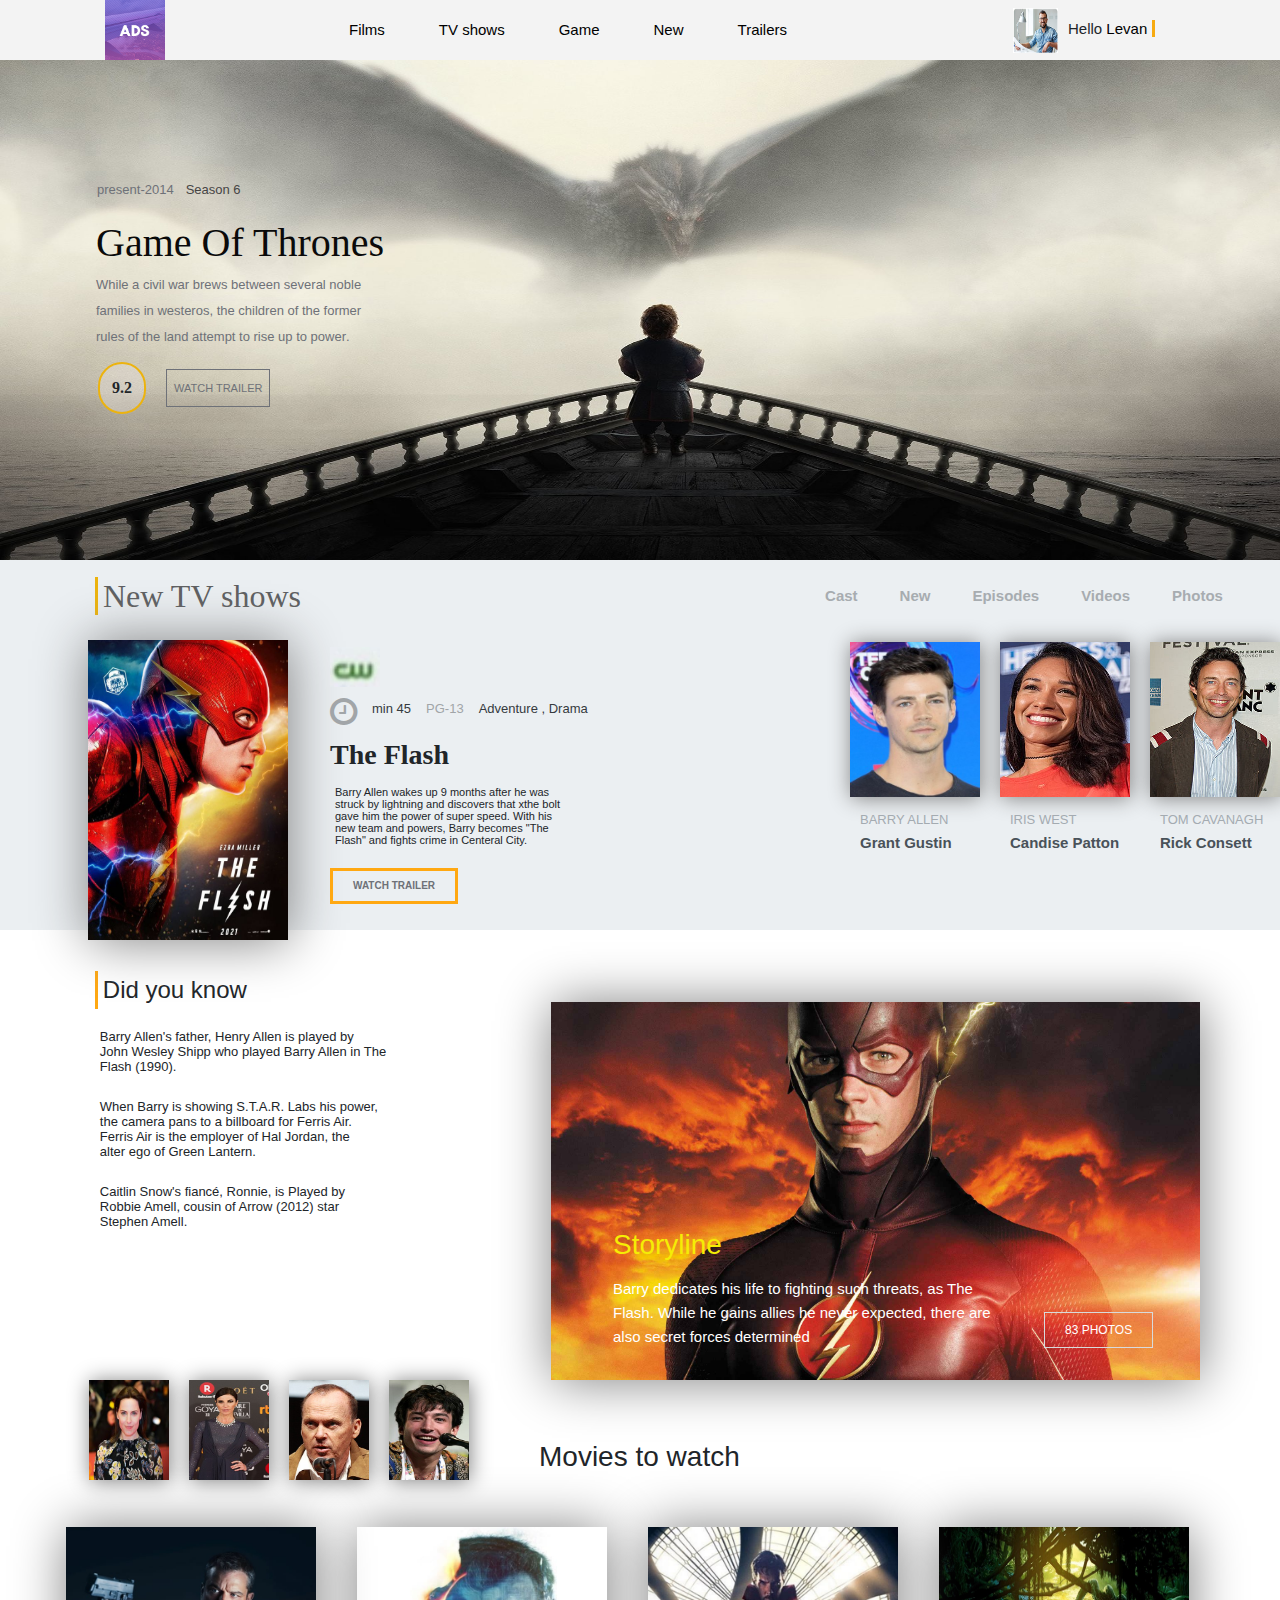
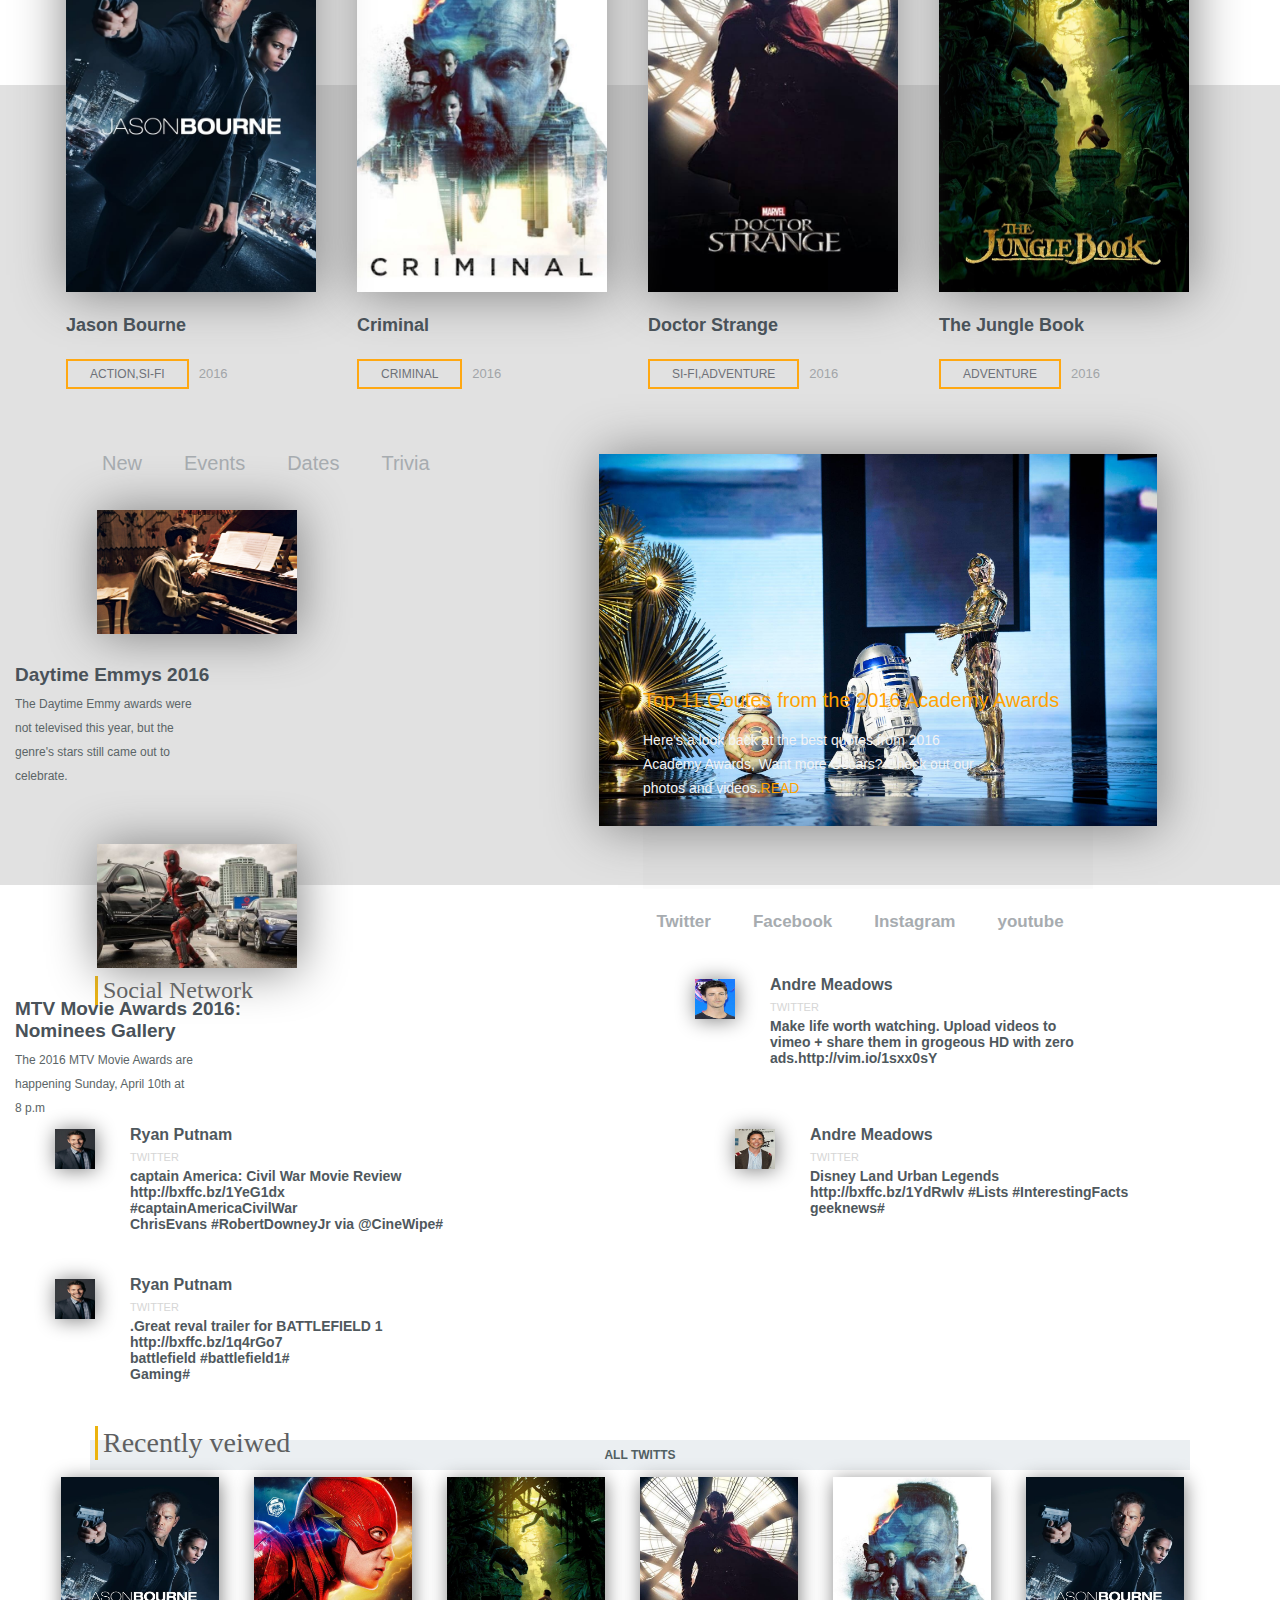
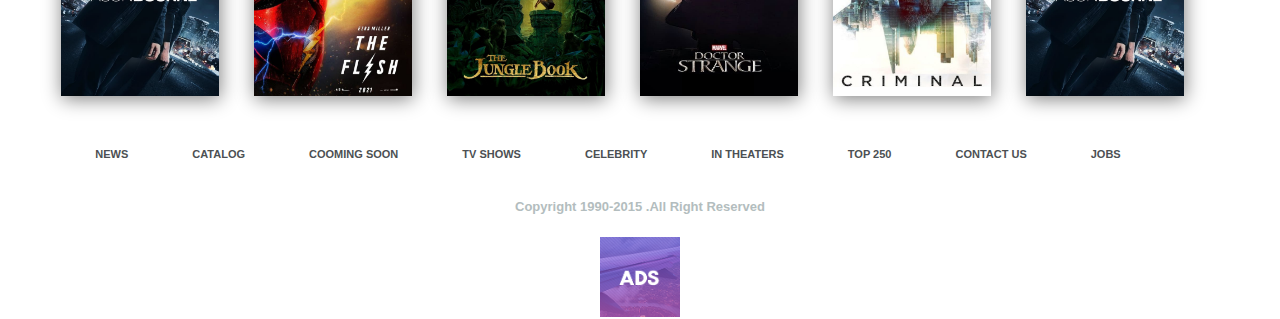
<file: index.html>
<!DOCTYPE html>
<html lang="en">

<head>
    <meta charset="utf-8">
    <meta http-equiv="X-UA-Compatible" content="IE=edge">
    <meta name="viewport" content="width=device-width, initial-scale=1">
    <title>Movie</title>
    <link type="text/css" rel="stylesheet" href="style.css">
    <link type="text/css" rel="stylesheet" href="css/bootstrap.min.css">
    <link rel="stylesheet" href="css/font-awesome.css">
    <!-- navicons -->
    <link href="images/LogoTop.svg" rel="icon">
    <link href="images/LogoTop.svg" rel="apple-touch-icon">
</head>

<body direction="ltr">
    <!-- header top -->
    <header>
        <div class="header-top">
            <div class="head-right">
                <div class="main-hr">
                    <span>Hello <a href="">Levan</a></span><img src="images/1.png" alt="">
                </div>
            </div>
            <div class="head-center">
                <ul>
                    <li>
                        <a href="">Trailers</a>
                    </li>
                    <li>
                        <a href="">New</a>
                    </li>
                    <li>
                        <a href="">Game</a>
                    </li>
                    <li>
                        <a href="">TV shows</a>
                    </li>
                    <li>
                        <a href="">Films</a>
                    </li>
                </ul>
            </div>
            <div class="head-left">
                <a href=""><img src="images/ADS.png" alt=""></a>
            </div>
        </div>
    </header>
    <!-- header-Trailer -->
    <section class="header-trailer">
        <img src="images/trailer.jpg" alt="">
        <div class="bg-image">
            <div class="titr-small">
                <p>2014-present</p> <span>Season 6</span></div>
            <div class="titr-large">
                <h1>Game Of Thrones</h1>
            </div>
            <div class="more-titr"><span>While a civil war brews between several noble <br>families in westeros, the children of the former <br>.rules of the land attempt to rise up to power</span></div>
            <div class="watch-trailer"><span>9.2</span><button>WATCH TRAILER</button></div>

        </div>
    </section>
    <!-- new-movie -->
    <section class="new-movie">
        <div class="top-nm">
            <div class="right-tnm">
                <ul>
                    <li><a href="">Photos</a></li>
                    <li><a href="">Videos</a></li>
                    <li><a href="">Episodes</a></li>
                    <li><a href="">New</a></li>
                    <li><a href="">Cast</a></li>
                </ul>
            </div>
            <div class="left-tnm">
                <h2> New TV shows</h2>
            </div>
        </div>
        <div class="clear"></div>
        <!-- actor -->
        <div class="actor">
            <div class="actor-right">
                <img src="images/tom-cavanagh.jpg" alt=""><br>
                <div><span>TOM CAVANAGH</span></div>
                <div>
                    <p>Rick Consett</p>
                </div>
            </div>
            <div class="actor-center">
                <img src="images/iris-west.jpg" alt=""><br>
                <div><span>IRIS WEST</span></div>
                <div>
                    <p>Candise Patton</p>
                </div>
            </div>
            <div class="actor-left">
                <img src="images/barry-allen.jpg" alt=""><br>
                <div><span>BARRY ALLEN</span></div>
                <div>
                    <p>Grant Gustin</p>
                </div>
            </div>
        </div>
        <div class="suggest-movie">
            <div class="pic-movie">
                <img src="images/poster-theflash.jpg" alt="">
            </div>
            <div class="detial-movie">
                <div><img src="images/detail-img.jpg" alt=""></div>
                <div><span class="fa fa-clock-o fa-2x"></span>
                    <p>45 min</p><span class="pg-13">PG-13</span>
                    <p>Adventure , Drama</p>
                </div>
                <div>
                    <h3>The Flash</h3>
                </div>
                <div>
                    <h6>Barry Allen wakes up 9 months after he was <br> struck by lightning and discovers that xthe bolt <br>gave him the power of super speed. With his <br>new team and powers, Barry becomes "The <br> Flash" and fights crime in Centeral City.
                    </h6>
                </div>
                <div><button>WATCH TRAILER</button></div>
            </div>
        </div>
    </section>
    <!-- bottom nm -->
    <section>
        <div class="bottom-nm">
            <div class="left-bottom-nm">
                <div>
                    <h4>Did you know</h4>
                    <p>Barry Allen's father, Henry Allen is played by <br>John Wesley Shipp who played Barry Allen in The <br> Flash (1990).</p>
                    <p>When Barry is showing S.T.A.R. Labs his power,<br> the camera pans to a billboard for Ferris Air. <br> Ferris Air is the employer of Hal Jordan, the <br>alter ego of Green Lantern.</p>
                    <p>Caitlin Snow's fiancé, Ronnie, is Played by <br>Robbie Amell, cousin of Arrow (2012) star <br>Stephen Amell.</p>
                </div>
            </div>
            <div class="right-bottom-nm">
                <img src="images/right-bottom-nm.jpg" alt="">

                <div class="text-right-bottom">
                    <p>Storyline</p>
                    <span>Barry dedicates his life to fighting such threats, as The <br>Flash. While he gains allies he never expected, there are <br>also secret forces determined</span>
                </div>
                <div class="button-right-bottom">
                    <button>83 PHOTOS</button>
                </div>
            </div>
            <div class="bottom-bottom-nm">
                <img src="images/bottom-nm-actor.jpg" alt="">
                <img src="images/bottom-nm-actor1.jpg" alt="">
                <img src="images/bottom-nm-actor2.jpg" alt="">
                <img src="images/bottom-nm-actor3.jpg" alt="">
            </div>
        </div>
    </section>
    <!-- more suggested movie -->
    <section>
        <div class="more-sm">
            <div class="header-more-sm">
                <h3>Movies to watch</h3>
            </div>
            <div class="posts">
                <aside class="post"><img src="images/the-jungle-book.jpg" alt="">
                    <div>
                        <p>The Jungle Book</p>
                        <span>2016</span><button>ADVENTURE</button>
                    </div>
                </aside>
                <aside class="post"><img src="images/doctor-strange.jpg" alt="">
                    <div>
                        <p>Doctor Strange</p>
                        <span>2016</span><button>SI-FI,ADVENTURE</button>
                    </div>
                </aside>
                <aside class="post"><img src="images/criminal.jpg" alt="">
                    <div>
                        <p>Criminal</p>
                        <span>2016</span><button>CRIMINAL</button>
                    </div>
                </aside>
                <aside class="post"><img src="images/jason-bourne.jpg" alt="">
                    <div>
                        <p>Jason Bourne</p>
                        <span>2016</span><button>ACTION,SI-FI</button>
                    </div>
                </aside>
            </div>
        </div>
    </section>
    <div class="clear1"></div>

    <!-- award oscar -->
    <section>
        <div class="award">
            <div class="right-award">
                <div class="right-img"><img src="images/right-award.jpg" alt=""></div>
                <div class="right-text">
                    <p>Top 11 Qoutes from the 2016 Academy Awards</p>
                    <span>Here's a look back at the best quotes from 2016 <br> Academy Awards, Want more Oscars? Check out our <br> photos and videos.<span class="txt-img">READ</span></span>
                </div>
            </div>
            <div class="left-award">
                <div class="top-left-award">
                    <ul>
                        <li>
                            <a href="">Trivia</a>
                        </li>
                        <li>
                            <a href="">Dates</a>
                        </li>
                        <li>
                            <a href="">Events</a>
                        </li>
                        <li>
                            <a href="">New</a>
                        </li>
                    </ul>
                </div>
                <div class="left-center-award"><img src="images/left-top-award.jpg" alt="">
                    <div class="text-lca">
                        <p>Daytime Emmys 2016</p>
                        <span>The Daytime Emmy awards were <br>not televised this year, but the <br> genre's stars still came out to <br> celebrate.</span>
                    </div>
                </div>
                <div class="left-bottom-award"><img src="images/deadpool.jpg" alt="">
                    <div class="text-lba">
                        <p>MTV Movie Awards 2016: <br>Nominees Gallery</p>
                        <span>The 2016 MTV Movie Awards are <br> happening Sunday, April 10th at <br> 8 p.m</span>
                    </div>
                </div>
            </div>
        </div>
    </section>
    <!-- soclial media -->
    <section>
        <div class="social-media">
            <header>
                <div class="top-nm">
                    <div class="right-tnm">
                        <ul>
                            <li><a href="">youtube</a></li>
                            <li><a href="">Instagram</a></li>
                            <li><a href="">Facebook</a></li>
                            <li><a href="">Twitter</a></li>
                        </ul>
                    </div>
                    <div class="left-tnm">
                        <h4> Social Network</h4>
                    </div>
                </div>
            </header>
            <div class="twitter">
                <div class="top-left-twitte">
                    <div class="box-text">
                        <p class="text-top-t">Andre Meadows</p>
                        <span>TWITTER</span>
                        <p>Make life worth watching. Upload videos to <br> vimeo + share them in grogeous HD with zero <br> ads.http://vim.io/1sxx0sY</p>
                    </div>
                    <div class="img-twitte"><img src="images/barry-allen.jpg" alt="">
                    </div>
                </div>
                <div class="top-right-twitte">
                    <div class="img-twitte"><img src="images/Scott Clifton.jpg" alt=""></div>
                    <div class="box-text">
                        <p class="text-top-t">Ryan Putnam</p>
                        <span>TWITTER</span>
                        <p>
                            <strong>captain America: Civil War Movie Review</strong><br>http://bxffc.bz/1YeG1dx #captainAmericaCivilWar <br> #ChrisEvans #RobertDowneyJr via @CineWipe
                        </p>
                    </div>
                </div>
                <div class="top-left-twitte">
                    <div class="img-twitte"><img src="images/tom-cavanagh.jpg" alt=""></div>
                    <div class="box-text">
                        <p class="text-top-t">Andre Meadows</p>
                        <span>TWITTER</span>
                        <p>
                            <strong>Disney Land Urban Legends</strong><br>http://bxffc.bz/1YdRwlv #Lists #InterestingFacts <br> #geeknews

                        </p>
                    </div>
                </div>
                <div class="top-right-twitte">
                    <div class="img-twitte"><img src="images/Scott Clifton.jpg" alt=""></div>
                    <div class="box-text">
                        <p class="text-top-t">Ryan Putnam</p>
                        <span>TWITTER</span>
                        <p>
                            <strong>Great reval trailer for BATTLEFIELD 1. <br> http://bxffc.bz/1q4rGo7</strong> <br>#battlefield #battlefield1 <br> #Gaming
                        </p>
                    </div>
                </div>
                <div class="all-twitts">
                    <a href="">ALL TWITTS</a>
                </div>
            </div>
        </div>
    </section>
    <footer class="footer">
        <div class="top-footer">
            <h3>Recently veiwed</h3>
        </div>
        <div class="footer-poster">
            <div class="img-footer">
                <img src="images/jason-bourne.jpg" alt="">
            </div>
            <div class="img-footer">
                <img src="images/criminal.jpg" alt="">
            </div>
            <div class="img-footer">
                <img src="images/doctor-strange.jpg" alt="">
            </div>
            <div class="img-footer">
                <img src="images/the-jungle-book.jpg" alt="">
            </div>
            <div class="img-footer">
                <img src="images/poster-theflash.jpg" alt="">
            </div>
            <div class="img-footer">
                <img src="images/jason-bourne.jpg" alt="">
            </div>
        </div>
        <div class="footer-more">
            <a href="">JOBS</a>
            <a href="">CONTACT US</a>
            <a href="">TOP 250</a>
            <a href="">IN THEATERS</a>
            <a href="">CELEBRITY</a>
            <a href="">TV SHOWS</a>
            <a href="">COOMING SOON</a>
            <a href="">CATALOG</a>
            <a href="">NEWS</a>
        </div>
        <div class="copyright">
            <a href="">Copyright 1990-2015 .All Right Reserved</a>
        </div>
        <div class="footer-logo">
            <img src="images/ADS.png" alt="">
        </div>
    </footer>

</body>

<script src="js/jquery-3.5.1.min.js"></script>
<script src="js/bootstrap.min.js"></script>
<script>
</script>

</html>
</file>
<file: style.css>
@font-face {
            font-family: "BYekan";
            src: url('fonts/BYekan.ttf') format('ttf');
        }
        
        @font-face {
            font-family: "entypo";
            src: url('fonts/entypo.ttf') format('ttf');
        }
        /* CSS RESET */
        
        html,
        body,
        div,
        span,
        object,
        iframe,
        h1,
        h2,
        h3,
        h4,
        h5,
        h6,
        p,
        blockquote,
        pre,
        abbr,
        address,
        cite,
        code,
        del,
        dfn,
        em,
        img,
        ins,
        kbd,
        q,
        samp,
        small,
        strong,
        sub,
        sup,
        var,
        b,
        i,
        dl,
        dt,
        dd,
        ol,
        ul,
        li,
        fieldset,
        form,
        label,
        legend,
        table,
        caption,
        tbody,
        tfoot,
        thead,
        tr,
        th,
        td,
        article,
        aside,
        canvas,
        details,
        figcaption,
        figure,
        footer,
        header,
        hgroup,
        menu,
        nav,
        section,
        summary,
        time,
        mark,
        audio,
        video {
            margin: 0;
            padding: 0;
            border: 0;
            outline: 0;
            font-size: 100%;
            vertical-align: baseline;
            background: transparent;
        }
        
        body {
            line-height: 1;
        }
        
        article,
        aside,
        details,
        figcaption,
        figure,
        footer,
        header,
        hgroup,
        menu,
        nav,
        section {
            display: block;
        }
        
        nav ul {
            list-style: none;
        }
        
        blockquote,
        q {
            quotes: none;
        }
        
        blockquote:before,
        blockquote:after,
        q:before,
        q:after {
            content: '';
            content: none;
        }
        
        a {
            margin: 0;
            padding: 0;
            font-size: 100%;
            vertical-align: baseline;
            background: transparent;
        }
        /* change colours to suit your needs */
        
        ins {
            background-color: #ff9;
            color: #000;
            text-decoration: none;
        }
        /* change colours to suit your needs */
        
        mark {
            background-color: #ff9;
            color: #000;
            font-style: italic;
            font-weight: bold;
        }
        
        del {
            text-decoration: line-through;
        }
        
        abbr[title],
        dfn[title] {
            border-bottom: 1px dotted;
            cursor: help;
        }
        
        table {
            border-collapse: collapse;
            border-spacing: 0;
        }
        /* change border colour to suit your needs */
        
        hr {
            display: block;
            height: 1px;
            border: 0;
            border-top: 1px solid #cccccc;
            margin: 1em 0;
            padding: 0;
        }
        
        input,
        select {
            vertical-align: middle;
        }
        
        body {
            background: #e1e1e1!important;
            font-family: 'YekanBakh_Regural'!important;
            direction: rtl;
        }
        
        a {
            text-decoration: none!important;
            transition: all .2s ease-in-out;
            -webkit-transition: all .2s ease-in-out;
            -moz-transition: all .2s ease-in-out;
            -o-transition: all .2s ease-in-out2;
        }
        
        li {
            list-style: none;
        }
        
         :focus {
            outline: none;
        }
        
        .clear {
            clear: both;
        }
        
        .p0 {
            padding: 0!important;
        }
        
        .fr {
            float: right;
        }
        
        .fl {
            float: left;
        }
        /* Home */
        /* header */
        
        .header-top {
            width: 100%;
            height: 60px;
            background: #f3f3f3;
            position: relative;
        }
        
        .head-right {
            float: right;
            width: 170px;
            height: 60px;
            margin-right: 97px;
        }
        
        .main-hr {
            padding-top: 8px;
        }
        
        .head-right img {
            width: 45px;
            height: 45px;
            margin-right: 5px;
        }
        
        .head-right span {
            font: 15px 'BYekan', Arial;
            padding-left: 5px;
        }
        
        .head-right a {
            color: #000;
            font-weight: bold;
            font: 15px 'BYekan', Arial;
            border-right: 3px solid #f7aa10;
            padding-right: 5px;
        }
        
        .head-center {
            float: right;
            margin-right: 45px;
            width: 800px;
            text-align: center;
            margin-top: 3px;
        }
        
        .head-center>ul {
            margin-bottom: 0;
        }
        
        .head-center>ul>li {
            display: inline-block;
            margin: 12px 25px;
        }
        
        .head-center>ul>li a {
            font: 15px/2 'Byekan', Arial;
            color: #000;
            display: block;
        }
        
        .head-center>ul>li a:hover {
            border-bottom: 3px solid #f7aa10;
            transition: all .1s ease-in-out;
            -webkit-transition: all .1s ease-in-out;
            -moz-transition: all .1s ease-in-out;
            -o-transition: all .1s ease-in-out;
        }
        
        .head-left {
            float: left;
            position: relative;
            margin-left: 105px;
        }
        
        .head-left img {
            width: 60px;
            height: 60px;
        }
        /* header-trailer */
        
        .header-trailer {
            position: relative;
            /* box-shadow: 0 0 0 3px rgba(182, 182, 182, 0.75); */
        }
        
        .header-trailer img {
            width: 100%;
            height: 500px;
            object-fit: fill;
        }
        
        .header-trailer .bg-image {
            position: absolute;
            top: 110px;
            left: 90px;
            width: 50%;
        }
        
        .header-trailer .bg-image .titr-small {
            padding: 5px;
            margin: 2px;
            display: block;
        }
        
        .header-trailer .bg-image .titr-small p {
            color: #6e7178;
            font: 13px/2 Arial;
            display: inline-block;
            float: left;
        }
        
        .header-trailer .bg-image .titr-small span {
            color: #464545;
            font: 13px/2 Arial;
            display: inline-block;
            /* text-shadow: 2px 2px 5px black; */
            margin-left: 12px;
        }
        
        .header-trailer .bg-image .titr-large {
            padding: 6px;
            margin-top: 5px;
            display: block;
            margin-left: 0;
        }
        
        .header-trailer .bg-image .titr-large h1 {
            color: #0a0a0a;
        }
        
        .header-trailer .bg-image .more-titr {
            padding: 6px;
            margin-top: -15px;
            display: block;
        }
        
        .header-trailer .bg-image .more-titr span {
            color: #6e7178;
            font: 13px/2 Arial;
            text-align: justify;
        }
        
        .header-trailer .bg-image .watch-trailer {
            padding: 6px;
            /* margin-top: 1px; */
        }
        
        .header-trailer .bg-image .watch-trailer span {}
        
        .header-trailer .bg-image .watch-trailer button {
            background: none;
            border: 1px solid #6e7178;
            color: #6e7178;
            font: 11px/2 Arial;
            padding: 7px 7px;
            margin-top: 7px;
        }
        
        .header-trailer .bg-image .watch-trailer button:hover {
            background: #d9d3d0;
            background-image: -webkit-linear-gradient(top, #d9d3d0, #ede8e1);
            background-image: -moz-linear-gradient(top, #d9d3d0, #ede8e1);
            background-image: -ms-linear-gradient(top, #d9d3d0, #ede8e1);
            background-image: -o-linear-gradient(top, #d9d3d0, #ede8e1);
            background-image: linear-gradient(to bottom, #d9d3d0, #ede8e1);
            text-decoration: none;
        }
        
        .header-trailer .bg-image .watch-trailer span {
            padding: 12px;
            border: 2px solid #ecb30e;
            border-radius: 50px;
            margin: 0 20px 0 2px;
            float: left;
            left: 7px;
            font-weight: bolder;
            background: rgba(252, 245, 245, 0.27);
        }
        /* new-movie */
        
        .new-movie {
            width: 100%;
            background: #ebeff2;
            position: relative;
            height: 370px;
        }
        
        .new-movie .top-nm {
            width: 100%;
            height: 70px;
        }
        
        .new-movie .top-nm .right-tnm {
            width: 40%;
            float: right;
            display: flex;
            align-items: center;
            justify-content: center;
        }
        
        .new-movie .top-nm .right-tnm>ul>li {
            display: inline-block;
            margin: 15px 7px;
            padding: 7px;
        }
        
        .new-movie .top-nm .right-tnm>ul {
            margin-bottom: 0;
        }
        
        .new-movie .top-nm .right-tnm>ul>li a {
            color: #a7acb0;
            display: block;
            font: 15px Arial;
            padding: 5px;
            font-weight: bold;
        }
        
        .new-movie .top-nm .right-tnm>ul>li a:hover {
            font: 16px Arial;
            font-weight: bold;
            color: #4a575f;
            border-bottom: 3px solid #f7aa10;
            transition: all .1s ease-in-out;
            -webkit-transition: all .1s ease-in-out;
            -moz-transition: all .1s ease-in-out;
            -o-transition: all .1s ease-in-out;
        }
        
        .new-movie .top-nm .left-tnm {
            width: 60%;
            float: left;
            display: flex;
            align-items: center;
            justify-content: left;
            padding: 5px;
        }
        
        .new-movie .top-nm .left-tnm h2 {
            margin: 12px 90px;
            color: #5e5f61;
            padding-left: 5px;
            border-left: 3px solid #ecb30e;
        }
        /* actor */
        
        .actor {
            width: 50%;
            background: #ebeff2;
            height: 295px;
            /* float: right; */
        }
        
        .actor .actor-right {
            /* width: 33%; */
            float: right;
            margin: 10px 0 10px 10px;
        }
        
        .actor .actor-right img {
            width: 130px;
            height: 155px;
            clear: both;
            margin-bottom: 10px;
            box-shadow: 1px 1px 20px gray;
        }
        
        .actor .actor-right div span {
            font: 13px/2 Arial;
            color: #a4abb1;
            padding: 10px;
        }
        
        .actor .actor-right div p {
            color: #495259;
            font: 15px/2 Arial;
            padding: 10px;
            margin-top: -15px;
            font-weight: bold;
        }
        
        .actor .actor-center {
            /* width: 33%; */
            float: right;
            margin: 10px;
        }
        
        .actor .actor-center img {
            width: 130px;
            height: 155px;
            clear: both;
            margin-bottom: 10px;
            box-shadow: 1px 1px 20px gray;
        }
        
        .actor .actor-center div span {
            font: 13px/2 Arial;
            color: #a4abb1;
            padding: 10px;
        }
        
        .actor .actor-center div p {
            color: #495259;
            font: 15px/2 Arial;
            padding: 10px;
            margin-top: -15px;
            font-weight: bold;
        }
        
        .actor .actor-left {
            /* width: 33%; */
            float: right;
            margin: 10px;
        }
        
        .actor .actor-left img {
            width: 130px;
            height: 155px;
            clear: both;
            margin-bottom: 10px;
            box-shadow: 1px 1px 20px gray;
        }
        
        .actor .actor-left div span {
            font: 13px/2 Arial;
            color: #a4abb1;
            padding: 10px;
        }
        
        .actor .actor-left div p {
            color: #495259;
            font: 15px/2 Arial;
            padding: 10px;
            margin-top: -15px;
            font-weight: bold;
        }
        /* suggest-movie */
        
        .suggest-movie {
            width: 50%;
            background: #ebeff2;
            height: 240px;
            position: absolute;
            left: 90px;
            top: 80px;
        }
        
        .suggest-movie .pic-movie {
            width: 20%;
            float: left;
            margin-left: 70px;
            margin-right: 30px;
        }
        
        .suggest-movie .pic-movie img {
            width: 200px;
            height: 300px;
            box-shadow: 1px 1px 50px gray;
        }
        
        .suggest-movie .detial-movie {
            float: left;
            width: 320px;
            margin: 0px 5px;
            padding: 5px;
        }
        
        .suggest-movie .detial-movie div {
            display: block;
            padding: 2px;
            margin-bottom: 5px;
        }
        
        .suggest-movie .detial-movie img {
            width: 50px;
            height: 40px;
        }
        
        .suggest-movie .detial-movie span {
            display: inline-block;
            float: left;
            margin-right: 15px;
            font: 13px;
            color: #a1a5a8;
        }
        
        .suggest-movie .detial-movie .pg-13 {
            font: 13px/2 Arial;
        }
        
        .suggest-movie .detial-movie p {
            color: #353a3e;
            float: left;
            margin-right: 15px;
            font: 13px/2 Arial;
        }
        
        .suggest-movie .detial-movie h3 {
            font-weight: bold;
            margin-bottom: 0;
        }
        
        .suggest-movie .detial-movie h6 {
            font: 11px Arial;
            text-align: justify;
            direction: ltr;
            padding: 5px;
        }
        
        .suggest-movie .detial-movie button {
            background: none;
            border: 3px solid #ffa812;
            color: #6e7178;
            font: 10px/2 Arial;
            padding: 5px 20px;
            font-weight: bold;
        }
        
        .suggest-movie .detial-movie button:hover {
            background: none;
            border: 3px solid #6e7178;
            color: #ffa812;
            font: 10px/2 Arial;
            padding: 5px 20px;
            font-weight: bold;
            transition: all .2s ease-in-out;
            -webkit-transition: all .2s ease-in-out;
            -moz-transition: all .2s ease-in-out;
            -o-transition: all .2s ease-in-out;
        }
        /* bottom nm */
        
        .bottom-nm {
            width: 100%;
            background: #ffffff;
            height: 510px;
            margin-top: 0;
            display: block;
        }
        
        .bottom-nm .left-bottom-nm {
            float: left;
            width: 400px;
            height: 350px;
            display: flex;
            justify-content: center;
            align-items: center;
            margin-left: 43px;
            margin-top: 5px;
        }
        
        .bottom-nm .left-bottom-nm h4 {
            padding: 5px;
            border-left: 3px solid #ffa812;
            font-family: Arial;
            margin-bottom: 15px;
        }
        
        .bottom-nm .left-bottom-nm p {
            padding: 5px;
            margin-bottom: 15px;
            font: 13px Arial;
            direction: ltr;
        }
        
        .bottom-nm .right-bottom-nm {
            float: right;
            position: relative;
            width: 810px;
            height: 450px;
            display: flex;
            justify-content: center;
            align-items: flex-end;
        }
        
        .bottom-nm .right-bottom-nm img {
            width: 649px;
            height: 378px;
            box-shadow: 1px 1px 50px gray;
        }
        
        .bottom-nm .right-bottom-nm .text-right-bottom {
            position: absolute;
            width: 100px;
            top: 299px;
            left: 143px;
            width: 600px;
            height: 220px;
        }
        
        .bottom-nm .right-bottom-nm .text-right-bottom p {
            color: #f5ed05;
            font: 28px Arial;
        }
        
        .bottom-nm .right-bottom-nm .text-right-bottom span {
            color: #fff;
            font: 15px Arial;
            text-align: justify;
        }
        
        .bottom-nm .right-bottom-nm .button-right-bottom {
            position: absolute;
            /* float: right; */
            /* margin-left: 20px; */
            top: 382px;
            left: 574px;
        }
        
        .bottom-nm .right-bottom-nm .button-right-bottom button {
            background: none;
            border: 1px solid #d8dadc;
            color: #fff;
            font: 12px/2 Arial;
            padding: 5px 20px;
            direction: ltr;
        }
        
        .bottom-nm .right-bottom-nm .button-right-bottom button:hover {
            background: none;
            border: 2px solid #fff;
            color: #fff;
            font: 12px/2 Arial;
            padding: 5px 20px;
            font-weight: bold;
            transition: all .1s ease-in-out;
            -webkit-transition: all .1s ease-in-out;
            -moz-transition: all .1s ease-in-out;
            -o-transition: all .1s ease-in-out;
        }
        
        .bottom-nm .bottom-bottom-nm {
            float: left;
            display: flex;
            justify-content: center;
            width: 500px;
            margin-left: 39px;
        }
        
        .bottom-nm .bottom-bottom-nm img {
            width: 80px;
            height: 100px;
            box-shadow: 1px 1px 20px gray;
            margin-right: 20px;
        }
        /* more suggested movie */
        
        .more-sm {
            width: 100%;
            background: #ffffff;
            height: 245px;
        }
        
        .more-sm .header-more-sm {
            display: block;
            width: 100%;
            margin-bottom: 35px;
        }
        
        .more-sm .header-more-sm h3 {
            font-family: Arial;
            border-left: 3px solid #ffa812;
            margin-left: 99px;
        }
        
        .more-sm .posts {
            width: 100%;
            display: flex;
            justify-content: center;
        }
        
        .more-sm .posts .post {
            margin: 10px 25px 10px 0;
            padding: 8px;
        }
        
        .more-sm .posts .post img {
            width: 250px;
            height: 365px;
            margin-bottom: 15px;
            box-shadow: 1px 1px 50px gray;
        }
        
        .more-sm .posts .post p {
            color: rgb(73, 82, 89);
            font: bold 18px / 2 Arial;
        }
        
        .more-sm .posts .post span {
            font: 13px/2 Arial;
            color: #a1a5a8;
            margin-left: 10px;
        }
        
        .more-sm .posts .post button {
            background: none;
            border: 2px solid #ffa812;
            color: #6e7178;
            font: 12px Arial;
            padding: 6px 22px;
        }
        
        .clear1 {
            height: 340px;
            width: 100%;
            clear: both;
        }
        /* award oscar */
        
        .award {
            width: 100%;
            height: 460px;
            display: flex;
            justify-content: flex-start;
        }
        
        .award .right-award {
            width: 680px;
            display: inline-block;
            position: relative;
        }
        
        .award .right-award .right-img {
            width: 100%;
            display: flex;
            justify-content: center;
            align-items: center;
            height: 390px;
        }
        
        .award .right-award .right-img img {
            width: 624px;
            height: 372px;
            margin-right: 124px;
            /* position: relative; */
            margin-top: 39px;
            box-shadow: 1px 1px 50px gray;
        }
        
        .award .right-award .right-text {
            width: 450px;
            height: 200px;
            position: absolute;
            top: 264px;
            left: 43px;
            background: rgba(34, 34, 34, 0.015);
        }
        
        .award .right-award .right-text p {
            font: 20px Arial;
            color: #ffa202;
        }
        
        .award .right-award .right-text span {
            color: #f2f3f5;
            font: 14px Arial;
            text-align: justify;
        }
        
        .award .right-award .right-text span.txt-img {
            color: #ffa202;
        }
        
        .award .left-award {
            width: 675px;
            display: inline-block;
        }
        
        .award .left-award .top-left-award {
            width: 100%;
            height: 70px;
            float: left;
            margin-left: 83px;
        }
        
        .award .left-award .top-left-award>ul>li {
            display: inline-block;
            margin: 15px 7px;
            padding: 7px;
        }
        
        .award .left-award .top-left-award>ul>li>a {
            color: #a7acb0;
            display: block;
            font: 20px Arial;
            padding: 5px;
        }
        
        .award .left-award .top-left-award>ul>li>a:hover {
            font: 25px Arial;
            font-weight: bold;
            color: #4a575f;
            border-bottom: 3px solid #f7aa10;
            transition: all .1s ease-in-out;
            -webkit-transition: all .1s ease-in-out;
            -moz-transition: all .1s ease-in-out;
            -o-transition: all .1s ease-in-out;
        }
        
        .left-award .left-center-award {
            width: 100%;
            display: block;
            height: 230px;
        }
        
        .left-award .left-center-award img {
            float: left;
            width: 200px;
            height: 124px;
            /* margin-left: 97px;
    margin-right: 30px;
    margin-top: 15px; */
            margin: 15px 30px 15px 97px;
            box-shadow: 1px 1px 50px gray;
        }
        
        .left-award .left-center-award .text-lca {
            width: 300px;
            height: 150px;
            float: left;
            display: block;
            margin: 15px;
            direction: ltr;
        }
        
        .left-award .left-center-award .text-lca p {
            color: #495259;
            font: 19px Arial;
            font-weight: bold;
            margin-bottom: 5px;
        }
        
        .left-award .left-center-award .text-lca span {
            color: #5b6567;
            font: 12px Arial;
            direction: ltr;
            text-align: justify;
        }
        
        .left-award .left-bottom-award {
            width: 100%;
            display: block;
            height: 230px;
        }
        
        .left-award .left-bottom-award img {
            float: left;
            width: 200px;
            height: 124px;
            /* margin-left: 97px;
    margin-right: 30px;
    margin-top: 15px; */
            margin: 15px 30px 15px 97px;
            box-shadow: 1px 1px 50px gray;
        }
        
        .left-award .left-bottom-award .text-lba {
            width: 300px;
            height: 150px;
            float: left;
            display: block;
            margin: 15px;
            direction: ltr;
        }
        
        .left-award .left-bottom-award .text-lba p {
            color: #495259;
            font: 19px Arial;
            font-weight: bold;
            margin-bottom: 5px;
        }
        
        .left-award .left-bottom-award .text-lba span {
            color: #5b6567;
            font: 12px Arial;
            direction: ltr;
            text-align: justify;
        }
        /* social media */
        
        .social-media {
            width: 100%;
            background: #fff;
        }
        
        .social-media .top-nm {
            width: 100%;
            height: 70px;
        }
        
        .social-media .top-nm .right-tnm {
            width: 650px;
            float: right;
            display: flex;
            align-items: center;
            justify-content: center;
            margin-right: 95px;
        }
        
        .social-media .top-nm .right-tnm>ul>li {
            display: inline-block;
            margin: 15px 7px;
            padding: 7px;
        }
        
        .social-media .top-nm .right-tnm>ul {
            margin-bottom: 0;
        }
        
        .social-media .top-nm .right-tnm>ul>li a {
            color: #a7acb0;
            display: block;
            font: 17px Arial;
            padding: 5px;
            font-weight: bold;
        }
        
        .social-media .top-nm .right-tnm>ul>li a:hover {
            font: 21px Arial;
            font-weight: bold;
            color: #4a575f;
            border-bottom: 3px solid #f7aa10;
            transition: all .1s ease-in-out;
            -webkit-transition: all .1s ease-in-out;
            -moz-transition: all .1s ease-in-out;
            -o-transition: all .1s ease-in-out;
        }
        
        .social-media .top-nm .left-tnm {
            width: 600px;
            float: left;
            display: flex;
            align-items: center;
            justify-content: left;
            padding: 5px;
        }
        
        .social-media .top-nm .left-tnm h4 {
            margin: 12px 90px;
            color: #5e5f61;
            padding-left: 5px;
            border-left: 3px solid #ecb30e;
        }
        /* twitter */
        
        .social-media .twitter {
            width: 100%;
            height: 424px;
        }
        
        .social-media .twitter .top-left-twitte {
            width: 50%;
            height: 150px;
            float: left;
        }
        
        .social-media .twitter .top-left-twitte .img-twitte {
            height: 100%;
            margin: 15px;
            display: inline-block;
            float: left;
        }
        
        .social-media .twitter .top-left-twitte .img-twitte img {
            width: 40px;
            height: 40px;
            float: left;
            margin: 5px 10px 5px 80px;
            box-shadow: 1px 1px 20px gray;
        }
        
        .social-media .twitter .top-left-twitte .box-text {
            display: inline-block;
            padding: 10px;
            margin-top: 7px;
        }
        
        .social-media .twitter .top-left-twitte .box-text .text-top-t {
            color: #4f585d;
            font: 16px Arial;
            font-weight: bold;
            margin-bottom: 0;
        }
        
        .social-media .twitter .top-left-twitte .box-text span {
            color: #d6d6d6;
            font: 11px Arial;
        }
        
        .social-media .twitter .top-left-twitte .box-text p {
            color: #4f585d;
            font: 14px Arial;
            font-weight: bold;
        }
        /*  */
        
        .social-media .twitter .top-right-twitte {
            width: 50%;
            height: 150px;
            float: left;
        }
        
        .social-media .twitter .top-right-twitte .img-twitte {
            height: 100%;
            margin: 15px;
            display: inline-block;
            float: left;
        }
        
        .social-media .twitter .top-right-twitte .img-twitte img {
            width: 40px;
            height: 40px;
            float: left;
            margin: 5px 10px 5px 40px;
            box-shadow: 1px 1px 20px gray;
        }
        
        .social-media .twitter .top-right-twitte .box-text {
            display: inline-block;
            padding: 10px;
            margin-top: 7px;
            width: 345px;
        }
        
        .social-media .twitter .top-right-twitte .box-text .text-top-t {
            color: #4f585d;
            font: 16px Arial;
            font-weight: bold;
            margin-bottom: 0;
        }
        
        .social-media .twitter .top-right-twitte .box-text span {
            color: #d6d6d6;
            font: 11px Arial;
        }
        
        .social-media .twitter .top-right-twitte .box-text p {
            color: #4f585d;
            font: 14px Arial;
            font-weight: bold;
        }
        /* ALL TWITT */
        
        .twitter .all-twitts {
            display: flex;
            justify-content: center;
            align-items: center;
            /* float: left;
            margin-top: 15px; */
            width: 100%;
            height: 90px;
            /* margin-right: 15px; */
        }
        
        .twitter .all-twitts a {
            display: flex;
            justify-content: center;
            align-content: center;
            background: #ebeff2;
            width: 1100px;
            height: 30px;
            font: 12px Arial;
            color: #515f62;
            margin-top: 2px;
            padding: 7px;
            font-weight: bold;
            border: 1px solid #ebeff2;
        }
        
        .twitter .all-twitts a:hover {
            border: 1px solid #515f62;
            display: flex;
            justify-content: center;
            align-content: center;
            background: #ebeff2;
            width: 1100px;
            height: 30px;
            font: 14px Arial;
            box-shadow: 3px 3px 5px gray;
            color: #515f62;
            margin-top: 2px;
            font-weight: bold;
            padding: 7px;
            transition: all .1s ease-in-out;
            -webkit-transition: all .1s ease-in-out;
            -moz-transition: all .1s ease-in-out;
            -o-transition: all .1s ease-in-out;
        }
        
        .footer {
            width: 100%;
            height: 540px;
            display: block;
            background: #fff;
        }
        
        .footer .top-footer {
            width: 100%;
            padding: 5px;
            display: flex;
            justify-content: left;
            align-items: center;
        }
        
        .footer .top-footer h3 {
            margin: 12px 90px;
            color: #5e5f61;
            padding-left: 5px;
            border-left: 3px solid #ecb30e;
        }
        
        .footer .footer-poster {
            width: 100%;
            height: 240px;
            display: flex;
            justify-content: center;
        }
        
        .footer .footer-poster .img-footer {
            margin-right: 35px;
        }
        
        .footer .footer-poster .img-footer img {
            width: 158px;
            height: 219px;
            box-shadow: 1px 3px 18px gray;
        }
        
        .footer .footer-more {
            width: 100%;
            height: 75px;
            display: flex;
            justify-content: center;
            align-items: center;
        }
        
        .footer .footer-more a {
            color: #4c5053;
            font: 11px Arial;
            font-weight: bold;
            margin-right: 64px;
        }
        
        .footer .copyright {
            width: 100%;
            height: 30px;
            display: flex;
            justify-content: center;
            align-items: center;
        }
        
        .footer .copyright a {
            color: #b3bdbe;
            font: 13px Arial;
            font-weight: bold;
        }
        
        .footer .footer-logo {
            width: 100%;
            height: 70px;
            display: flex;
            justify-content: center;
            align-items: center;
            margin-top: 20px;
        }
        
        .footer .footer-logo img {
            width: 80px;
            height: 80px;
        }
        /*------------ media_screen ---------------*/
        
        @media only screen and (max-width: 250px) @media only screen and (max-width: 300px) and (min-width: 250px) {}
        
        @media only screen and (max-width: 350px) and (min-width: 300px) {}
        
        @media only screen and (max-width: 400px) and (min-width: 350px) {}
        
        @media only screen and (max-width: 450px) and (min-width: 400px) {}
        
        @media only screen and (max-width: 500px) and (min-width: 450px) {}
        
        @media only screen and (max-width: 550px) and (min-width: 500px) {}
        
        @media only screen and (max-width: 600px) and (min-width: 550px) {}
        
        @media only screen and (max-width: 650px) and (min-width: 600px) {}
        /* Extra small devices (phones, 600px and down) */
        
        @media (min-width: 600px) {}
        
        @media (max-width: 535px) {}
        
        @media (max-width: 600px) {}
        /* sm */
        
        @media (min-width: 768px) {}
        
        @media (max-width: 765px) {}
        /* md */
        
        @media (min-width: 992px) {}
        
        @media (max-width: 992px) {}
        /* lg */
        
        @media (max-width: 1200px) {}
        
        @media (min-width: 1200px) {}
        
        @media (min-width: 1320px) {}
        
        @media (min-width: 320px) and (max-width: 350px) {}
        
        @media (min-width: 350px) and (max-width: 375px) {}
        
        @media (min-width: 375px) and (max-width: 400px) {}
        
        @media (min-width: 400px) and (max-width: 536px) {}
</file>
